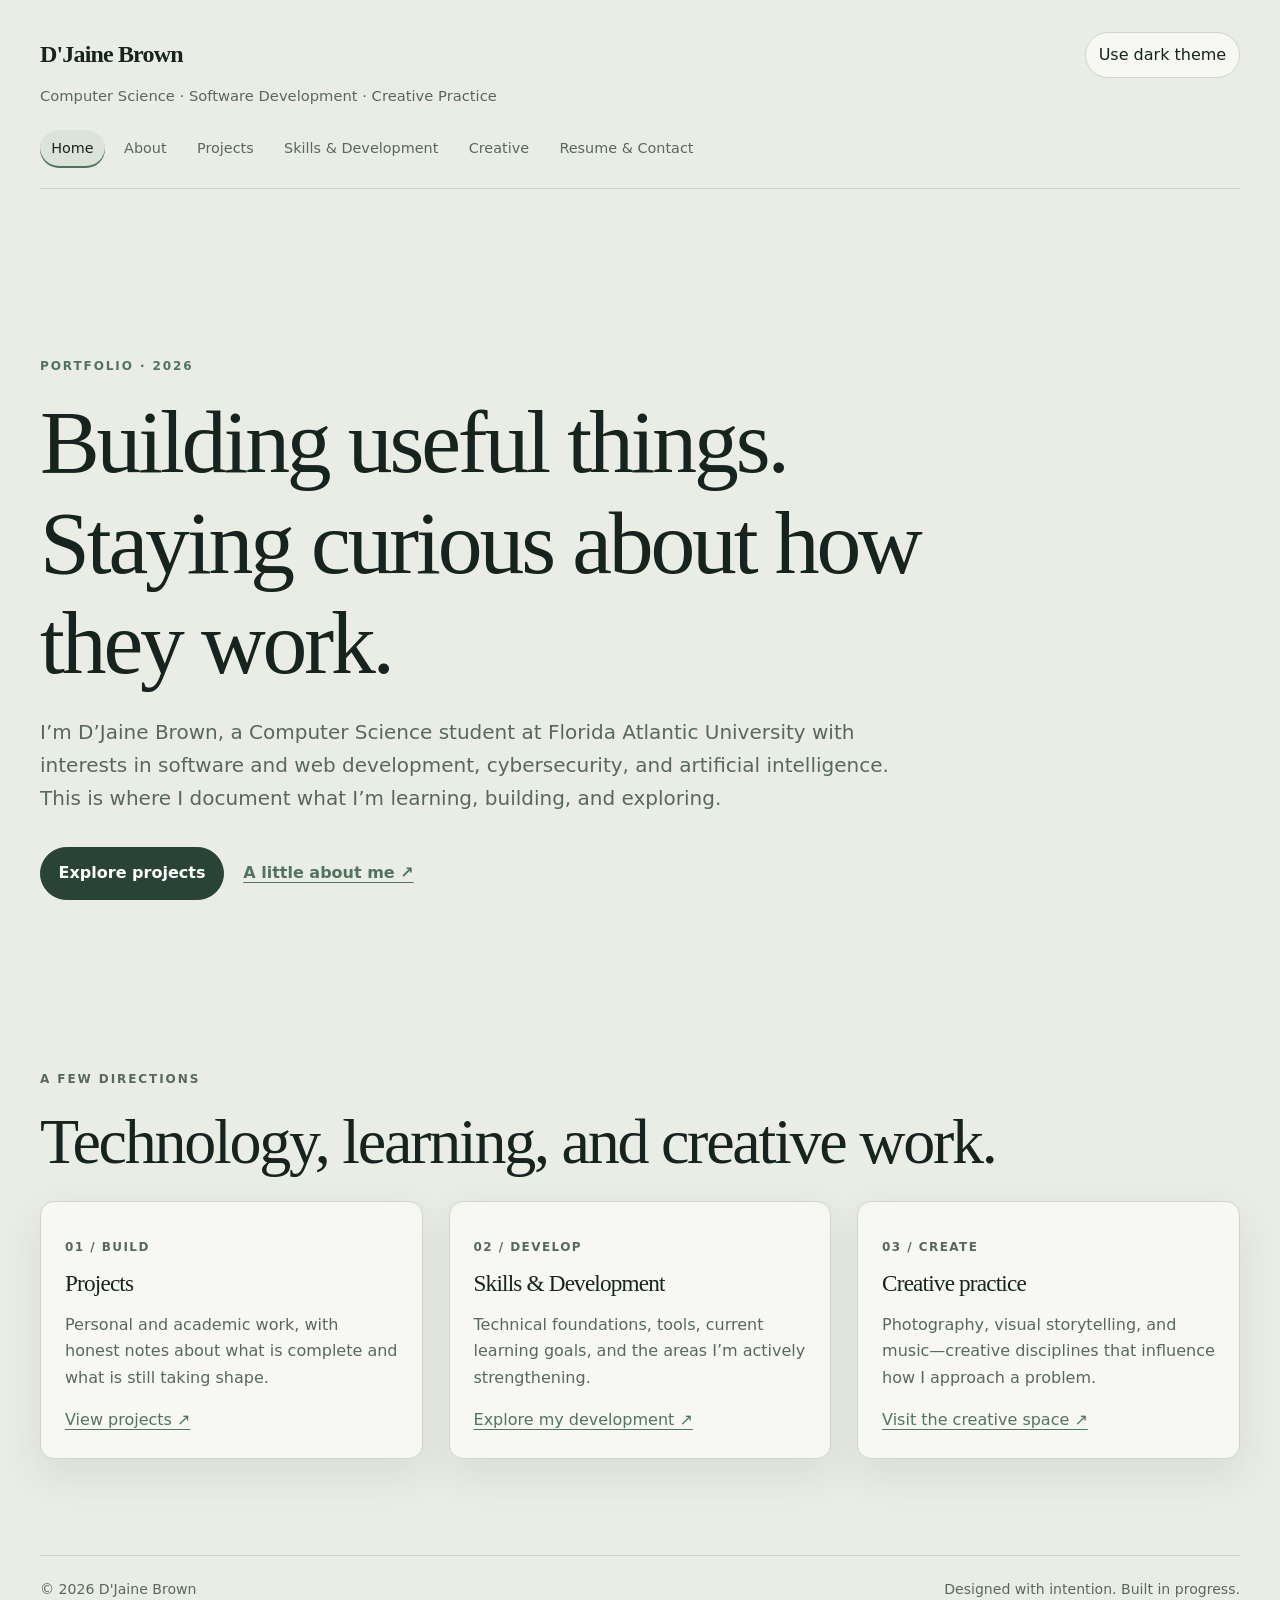
<file: index.html>
<!doctype html>
<html lang="en">
<head>
  <meta charset="utf-8">
  <meta name="viewport" content="width=device-width, initial-scale=1">
  <meta name="description" content="The portfolio of D'Jaine Brown, a Computer Science student interested in software development, cybersecurity, AI, and creative work.">
  <meta name="theme-color" content="#101A16">
  <title>Home | D'Jaine Brown</title>
  <link rel="stylesheet" href="CSS/style.css">
  <script>
    try {
      const saved = localStorage.getItem("portfolio-theme");
      const prefersLight = window.matchMedia("(prefers-color-scheme: light)").matches;
      if (saved === "light" || (!saved && prefersLight)) document.documentElement.dataset.theme = "light";
    } catch (_) {}
  </script>
</head>
<body>
<header class="site-header">
  <div class="header-top">
    <a class="brand" href="index.html">D'Jaine Brown</a>
    <div class="header-actions">
      <button class="theme-toggle" type="button" data-theme-toggle aria-pressed="false">Use light theme</button>
      <button class="menu-toggle" type="button" data-menu-toggle aria-expanded="false" aria-controls="primary-navigation">Menu</button>
    </div>
  </div>
  <p class="header-tagline">Computer Science · Software Development · Creative Practice</p>
  <nav class="primary-nav" id="primary-navigation" data-primary-nav aria-label="Main navigation">
    <a href="index.html" aria-current="page">Home</a>
    <a href="about.html">About</a>
    <a href="projects.html">Projects</a>
    <a href="skills-development.html">Skills & Development</a>
    <a href="creative.html">Creative</a>
    <a href="resume-contact.html">Resume & Contact</a>
  </nav>
</header>
<main>
<section class="hero"><p class="eyebrow">Portfolio · 2026</p><h1>Building useful things. Staying curious about how they work.</h1><p class="lead">I’m D’Jaine Brown, a Computer Science student at Florida Atlantic University with interests in software and web development, cybersecurity, and artificial intelligence. This is where I document what I’m learning, building, and exploring.</p><div class="hero-actions"><a class="button" href="projects.html">Explore projects</a><a class="text-link" href="about.html">A little about me ↗</a></div></section>
<section class="content-section"><div class="section-heading"><p class="eyebrow">A few directions</p><h2>Technology, learning, and creative work.</h2></div><div class="card-grid"><article class="card"><p class="card-kicker">01 / Build</p><h3>Projects</h3><p>Personal and academic work, with honest notes about what is complete and what is still taking shape.</p><a href="projects.html">View projects ↗</a></article><article class="card"><p class="card-kicker">02 / Develop</p><h3>Skills &amp; Development</h3><p>Technical foundations, tools, current learning goals, and the areas I’m actively strengthening.</p><a href="skills-development.html">Explore my development ↗</a></article><article class="card"><p class="card-kicker">03 / Create</p><h3>Creative practice</h3><p>Photography, visual storytelling, and music—creative disciplines that influence how I approach a problem.</p><a href="creative.html">Visit the creative space ↗</a></article></div></section>
</main>
<footer class="site-footer"><span>© <span data-current-year>2026</span> D'Jaine Brown</span><span>Designed with intention. Built in progress.</span></footer><script src="JS/script.js"></script>
</body>
</html>
</file>
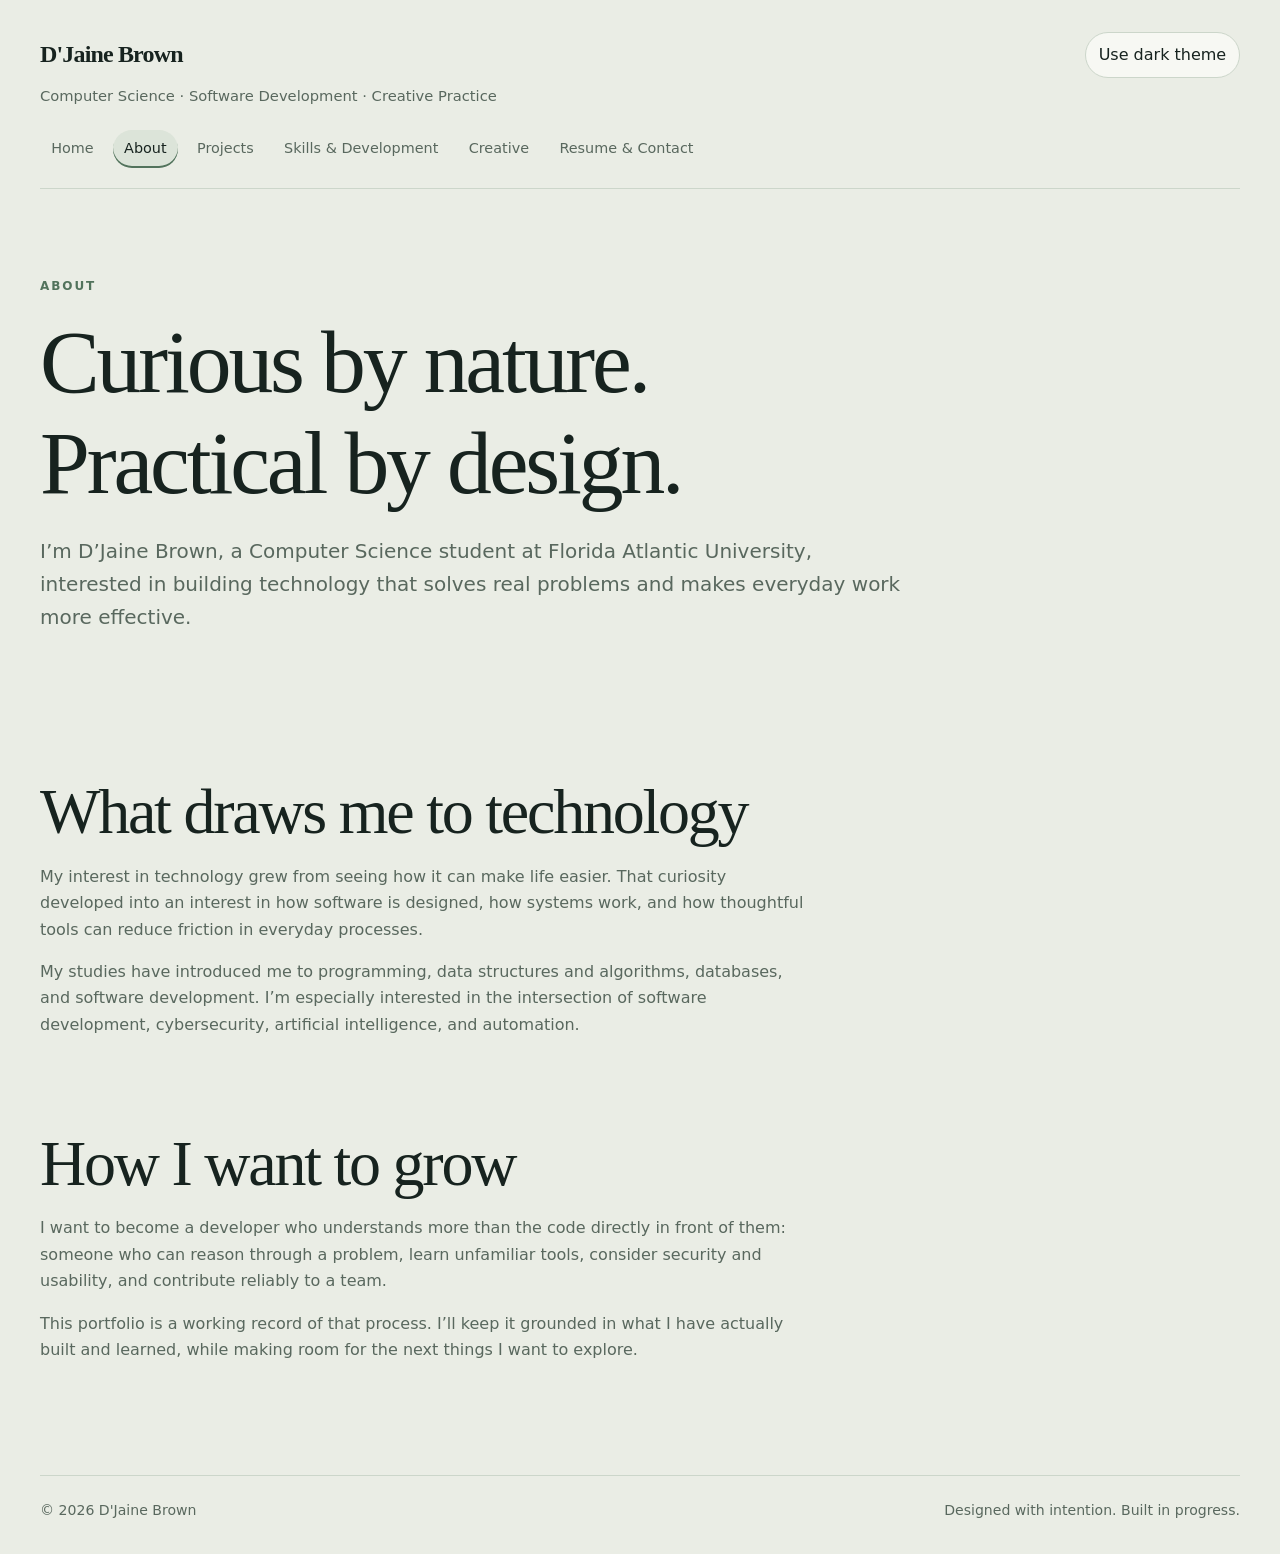
<file: about.html>
<!doctype html>
<html lang="en">
<head>
  <meta charset="utf-8">
  <meta name="viewport" content="width=device-width, initial-scale=1">
  <meta name="description" content="Learn about D'Jaine Brown, a Florida Atlantic University Computer Science student and aspiring software developer.">
  <meta name="theme-color" content="#101A16">
  <title>About | D'Jaine Brown</title>
  <link rel="stylesheet" href="CSS/style.css">
  <script>
    try {
      const saved = localStorage.getItem("portfolio-theme");
      const prefersLight = window.matchMedia("(prefers-color-scheme: light)").matches;
      if (saved === "light" || (!saved && prefersLight)) document.documentElement.dataset.theme = "light";
    } catch (_) {}
  </script>
</head>
<body>
<header class="site-header">
  <div class="header-top">
    <a class="brand" href="index.html">D'Jaine Brown</a>
    <div class="header-actions">
      <button class="theme-toggle" type="button" data-theme-toggle aria-pressed="false">Use light theme</button>
      <button class="menu-toggle" type="button" data-menu-toggle aria-expanded="false" aria-controls="primary-navigation">Menu</button>
    </div>
  </div>
  <p class="header-tagline">Computer Science · Software Development · Creative Practice</p>
  <nav class="primary-nav" id="primary-navigation" data-primary-nav aria-label="Main navigation">
    <a href="index.html">Home</a>
    <a href="about.html" aria-current="page">About</a>
    <a href="projects.html">Projects</a>
    <a href="skills-development.html">Skills & Development</a>
    <a href="creative.html">Creative</a>
    <a href="resume-contact.html">Resume & Contact</a>
  </nav>
</header>
<main><section class="page-intro"><p class="eyebrow">About</p><h1>Curious by nature. Practical by design.</h1><p class="lead">I’m D’Jaine Brown, a Computer Science student at Florida Atlantic University, interested in building technology that solves real problems and makes everyday work more effective.</p></section>
<section class="content-section prose"><h2>What draws me to technology</h2><p>My interest in technology grew from seeing how it can make life easier. That curiosity developed into an interest in how software is designed, how systems work, and how thoughtful tools can reduce friction in everyday processes.</p><p>My studies have introduced me to programming, data structures and algorithms, databases, and software development. I’m especially interested in the intersection of software development, cybersecurity, artificial intelligence, and automation.</p><h2 class="content-section">How I want to grow</h2><p>I want to become a developer who understands more than the code directly in front of them: someone who can reason through a problem, learn unfamiliar tools, consider security and usability, and contribute reliably to a team.</p><p>This portfolio is a working record of that process. I’ll keep it grounded in what I have actually built and learned, while making room for the next things I want to explore.</p></section>
</main>
<footer class="site-footer"><span>© <span data-current-year>2026</span> D'Jaine Brown</span><span>Designed with intention. Built in progress.</span></footer><script src="JS/script.js"></script>
</body>
</html>
</file>
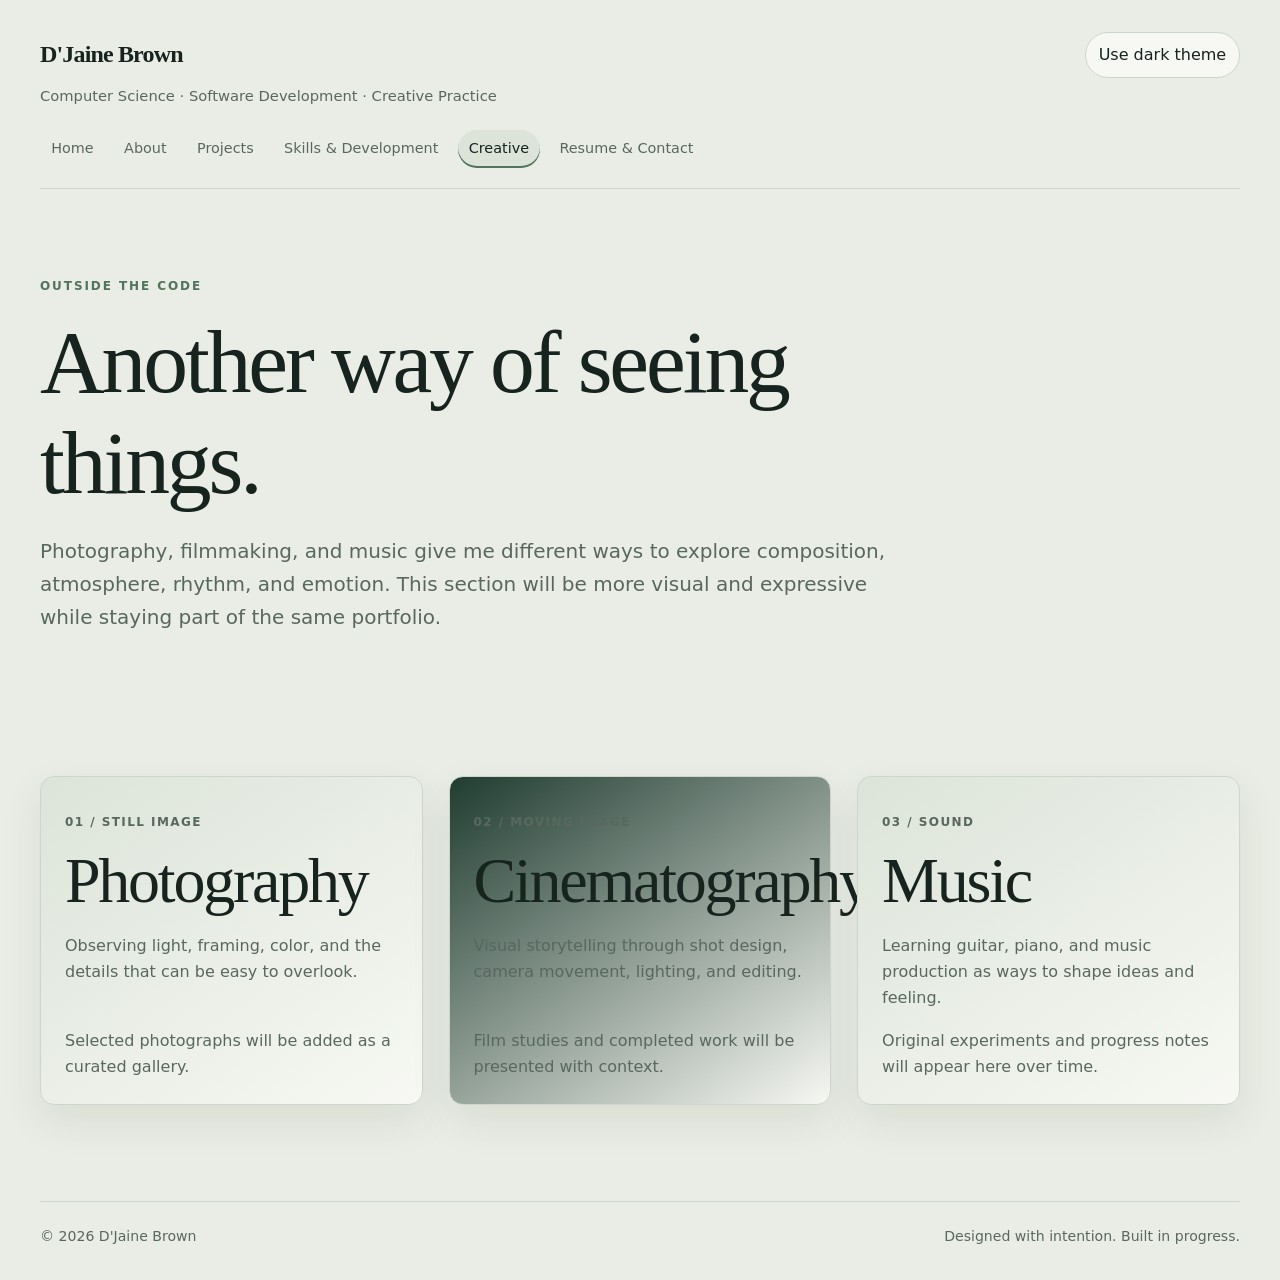
<file: creative.html>
<!doctype html>
<html lang="en">
<head>
  <meta charset="utf-8">
  <meta name="viewport" content="width=device-width, initial-scale=1">
  <meta name="description" content="Photography, cinematography, and music by D'Jaine Brown.">
  <meta name="theme-color" content="#101A16">
  <title>Creative | D'Jaine Brown</title>
  <link rel="stylesheet" href="CSS/style.css">
  <script>
    try {
      const saved = localStorage.getItem("portfolio-theme");
      const prefersLight = window.matchMedia("(prefers-color-scheme: light)").matches;
      if (saved === "light" || (!saved && prefersLight)) document.documentElement.dataset.theme = "light";
    } catch (_) {}
  </script>
</head>
<body>
<header class="site-header">
  <div class="header-top">
    <a class="brand" href="index.html">D'Jaine Brown</a>
    <div class="header-actions">
      <button class="theme-toggle" type="button" data-theme-toggle aria-pressed="false">Use light theme</button>
      <button class="menu-toggle" type="button" data-menu-toggle aria-expanded="false" aria-controls="primary-navigation">Menu</button>
    </div>
  </div>
  <p class="header-tagline">Computer Science · Software Development · Creative Practice</p>
  <nav class="primary-nav" id="primary-navigation" data-primary-nav aria-label="Main navigation">
    <a href="index.html">Home</a>
    <a href="about.html">About</a>
    <a href="projects.html">Projects</a>
    <a href="skills-development.html">Skills & Development</a>
    <a href="creative.html" aria-current="page">Creative</a>
    <a href="resume-contact.html">Resume & Contact</a>
  </nav>
</header>
<main><section class="page-intro creative-intro"><p class="eyebrow">Outside the code</p><h1>Another way of seeing things.</h1><p class="lead">Photography, filmmaking, and music give me different ways to explore composition, atmosphere, rhythm, and emotion. This section will be more visual and expressive while staying part of the same portfolio.</p></section>
<section class="content-section card-grid"><article class="card creative-feature"><div><p class="card-kicker">01 / Still image</p><h2>Photography</h2><p>Observing light, framing, color, and the details that can be easy to overlook.</p></div><span class="muted">Selected photographs will be added as a curated gallery.</span></article><article class="card creative-feature"><div><p class="card-kicker">02 / Moving image</p><h2>Cinematography</h2><p>Visual storytelling through shot design, camera movement, lighting, and editing.</p></div><span class="muted">Film studies and completed work will be presented with context.</span></article><article class="card creative-feature"><div><p class="card-kicker">03 / Sound</p><h2>Music</h2><p>Learning guitar, piano, and music production as ways to shape ideas and feeling.</p></div><span class="muted">Original experiments and progress notes will appear here over time.</span></article></section>
</main>
<footer class="site-footer"><span>© <span data-current-year>2026</span> D'Jaine Brown</span><span>Designed with intention. Built in progress.</span></footer><script src="JS/script.js"></script>
</body>
</html>
</file>
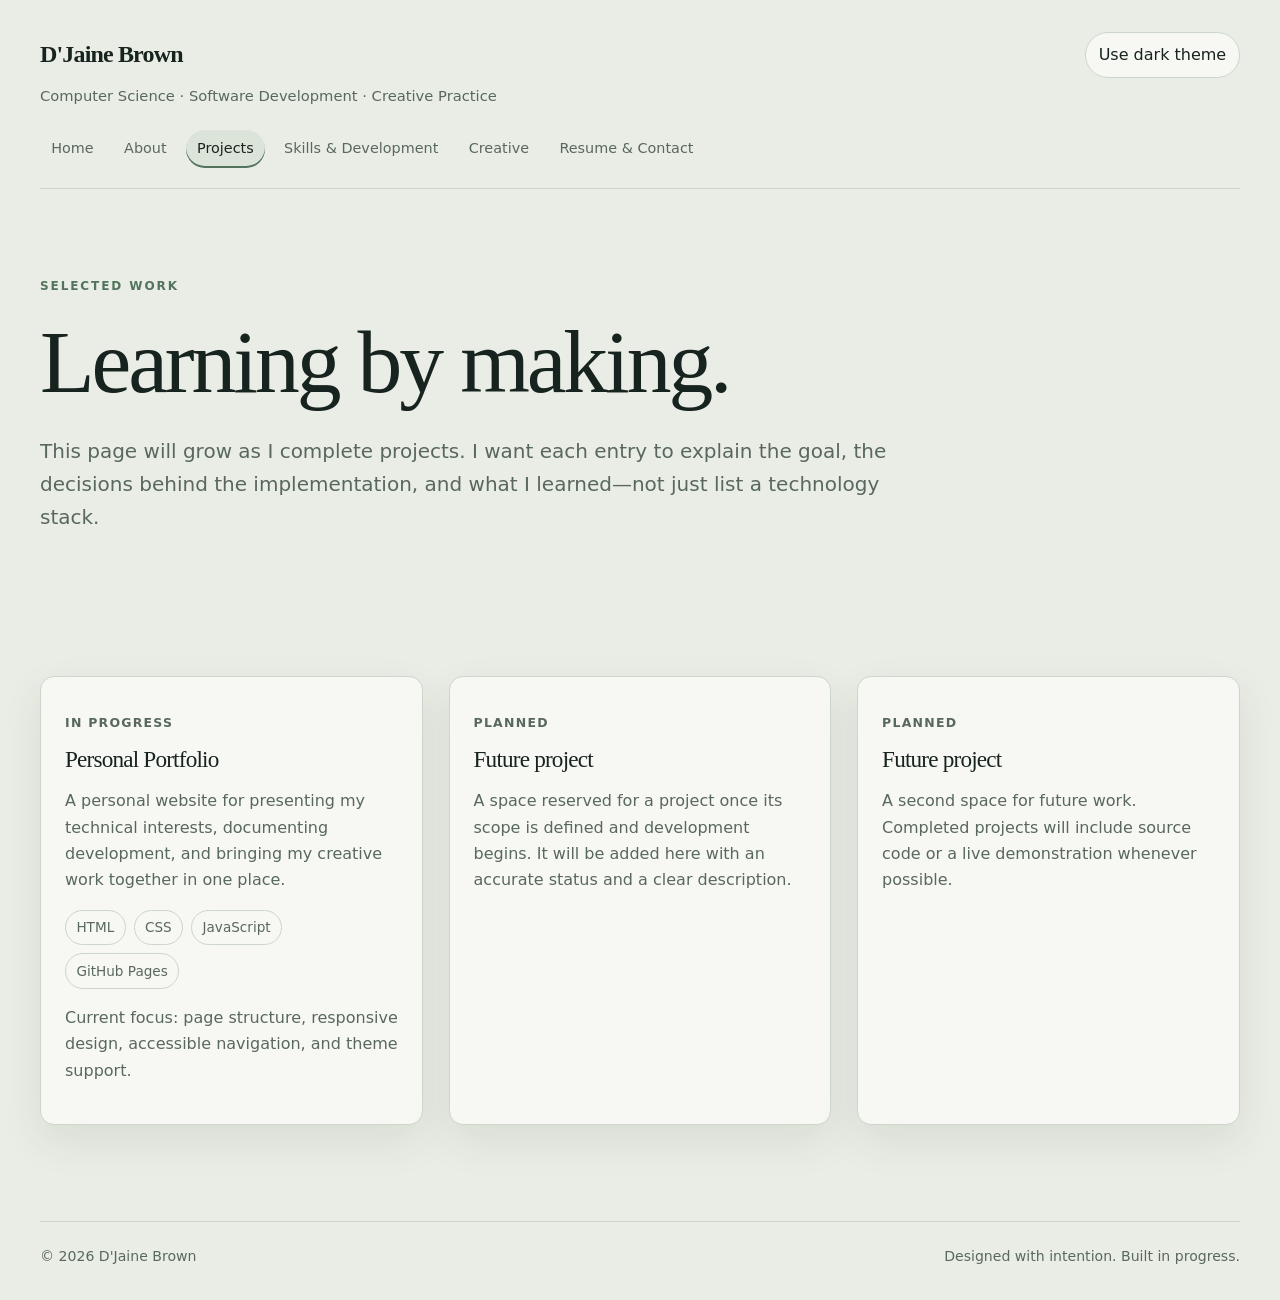
<file: projects.html>
<!doctype html>
<html lang="en">
<head>
  <meta charset="utf-8">
  <meta name="viewport" content="width=device-width, initial-scale=1">
  <meta name="description" content="A growing collection of D'Jaine Brown's software, web development, and learning projects.">
  <meta name="theme-color" content="#101A16">
  <title>Projects | D'Jaine Brown</title>
  <link rel="stylesheet" href="CSS/style.css">
  <script>
    try {
      const saved = localStorage.getItem("portfolio-theme");
      const prefersLight = window.matchMedia("(prefers-color-scheme: light)").matches;
      if (saved === "light" || (!saved && prefersLight)) document.documentElement.dataset.theme = "light";
    } catch (_) {}
  </script>
</head>
<body>
<header class="site-header">
  <div class="header-top">
    <a class="brand" href="index.html">D'Jaine Brown</a>
    <div class="header-actions">
      <button class="theme-toggle" type="button" data-theme-toggle aria-pressed="false">Use light theme</button>
      <button class="menu-toggle" type="button" data-menu-toggle aria-expanded="false" aria-controls="primary-navigation">Menu</button>
    </div>
  </div>
  <p class="header-tagline">Computer Science · Software Development · Creative Practice</p>
  <nav class="primary-nav" id="primary-navigation" data-primary-nav aria-label="Main navigation">
    <a href="index.html">Home</a>
    <a href="about.html">About</a>
    <a href="projects.html" aria-current="page">Projects</a>
    <a href="skills-development.html">Skills & Development</a>
    <a href="creative.html">Creative</a>
    <a href="resume-contact.html">Resume & Contact</a>
  </nav>
</header>
<main><section class="page-intro"><p class="eyebrow">Selected work</p><h1>Learning by making.</h1><p class="lead">This page will grow as I complete projects. I want each entry to explain the goal, the decisions behind the implementation, and what I learned—not just list a technology stack.</p></section>
<section class="content-section card-grid"><article class="card"><p class="project-status">In progress</p><h3>Personal Portfolio</h3><p>A personal website for presenting my technical interests, documenting development, and bringing my creative work together in one place.</p><ul class="tag-list"><li>HTML</li><li>CSS</li><li>JavaScript</li><li>GitHub Pages</li></ul><p class="muted">Current focus: page structure, responsive design, accessible navigation, and theme support.</p></article><article class="card"><p class="project-status">Planned</p><h3>Future project</h3><p>A space reserved for a project once its scope is defined and development begins. It will be added here with an accurate status and a clear description.</p></article><article class="card"><p class="project-status">Planned</p><h3>Future project</h3><p>A second space for future work. Completed projects will include source code or a live demonstration whenever possible.</p></article></section>
</main>
<footer class="site-footer"><span>© <span data-current-year>2026</span> D'Jaine Brown</span><span>Designed with intention. Built in progress.</span></footer><script src="JS/script.js"></script>
</body>
</html>
</file>
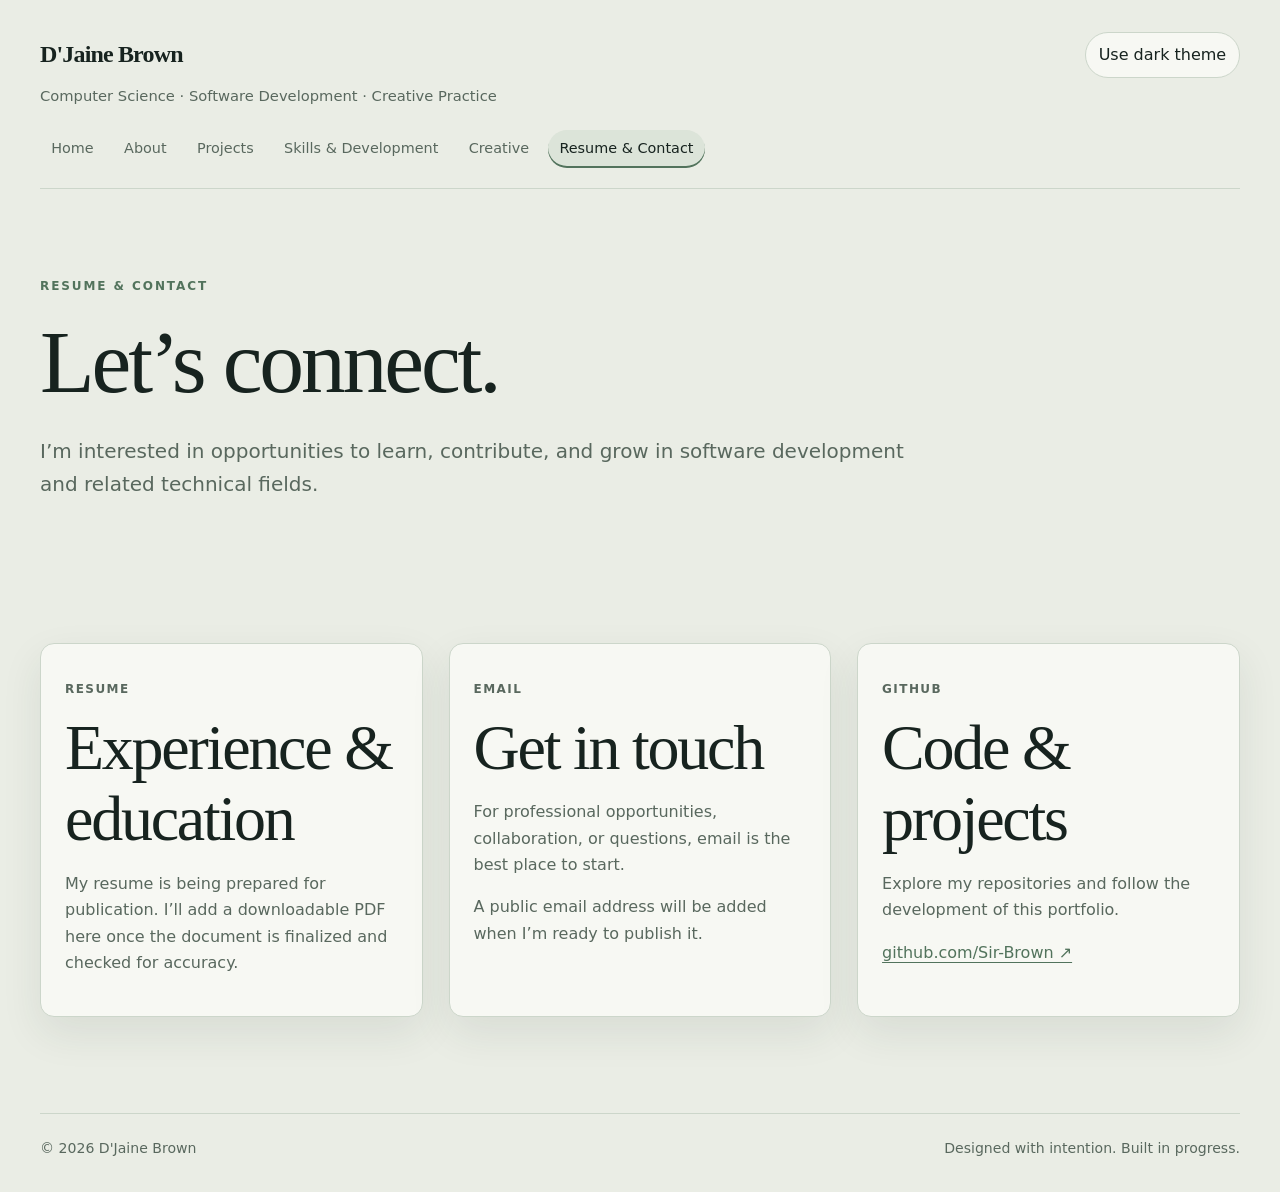
<file: resume-contact.html>
<!doctype html>
<html lang="en">
<head>
  <meta charset="utf-8">
  <meta name="viewport" content="width=device-width, initial-scale=1">
  <meta name="description" content="Resume information and professional contact links for D'Jaine Brown.">
  <meta name="theme-color" content="#101A16">
  <title>Resume & Contact | D'Jaine Brown</title>
  <link rel="stylesheet" href="CSS/style.css">
  <script>
    try {
      const saved = localStorage.getItem("portfolio-theme");
      const prefersLight = window.matchMedia("(prefers-color-scheme: light)").matches;
      if (saved === "light" || (!saved && prefersLight)) document.documentElement.dataset.theme = "light";
    } catch (_) {}
  </script>
</head>
<body>
<header class="site-header">
  <div class="header-top">
    <a class="brand" href="index.html">D'Jaine Brown</a>
    <div class="header-actions">
      <button class="theme-toggle" type="button" data-theme-toggle aria-pressed="false">Use light theme</button>
      <button class="menu-toggle" type="button" data-menu-toggle aria-expanded="false" aria-controls="primary-navigation">Menu</button>
    </div>
  </div>
  <p class="header-tagline">Computer Science · Software Development · Creative Practice</p>
  <nav class="primary-nav" id="primary-navigation" data-primary-nav aria-label="Main navigation">
    <a href="index.html">Home</a>
    <a href="about.html">About</a>
    <a href="projects.html">Projects</a>
    <a href="skills-development.html">Skills & Development</a>
    <a href="creative.html">Creative</a>
    <a href="resume-contact.html" aria-current="page">Resume & Contact</a>
  </nav>
</header>
<main><section class="page-intro"><p class="eyebrow">Resume &amp; contact</p><h1>Let’s connect.</h1><p class="lead">I’m interested in opportunities to learn, contribute, and grow in software development and related technical fields.</p></section>
<section class="content-section card-grid"><article class="card"><p class="card-kicker">Resume</p><h2>Experience &amp; education</h2><p class="muted">My resume is being prepared for publication. I’ll add a downloadable PDF here once the document is finalized and checked for accuracy.</p></article><article class="card"><p class="card-kicker">Email</p><h2>Get in touch</h2><p class="muted">For professional opportunities, collaboration, or questions, email is the best place to start.</p><p class="muted">A public email address will be added when I’m ready to publish it.</p></article><article class="card"><p class="card-kicker">GitHub</p><h2>Code &amp; projects</h2><p class="muted">Explore my repositories and follow the development of this portfolio.</p><a href="https://github.com/Sir-Brown" target="_blank" rel="noopener noreferrer">github.com/Sir-Brown ↗</a></article></section>
</main>
<footer class="site-footer"><span>© <span data-current-year>2026</span> D'Jaine Brown</span><span>Designed with intention. Built in progress.</span></footer><script src="JS/script.js"></script>
</body>
</html>
</file>
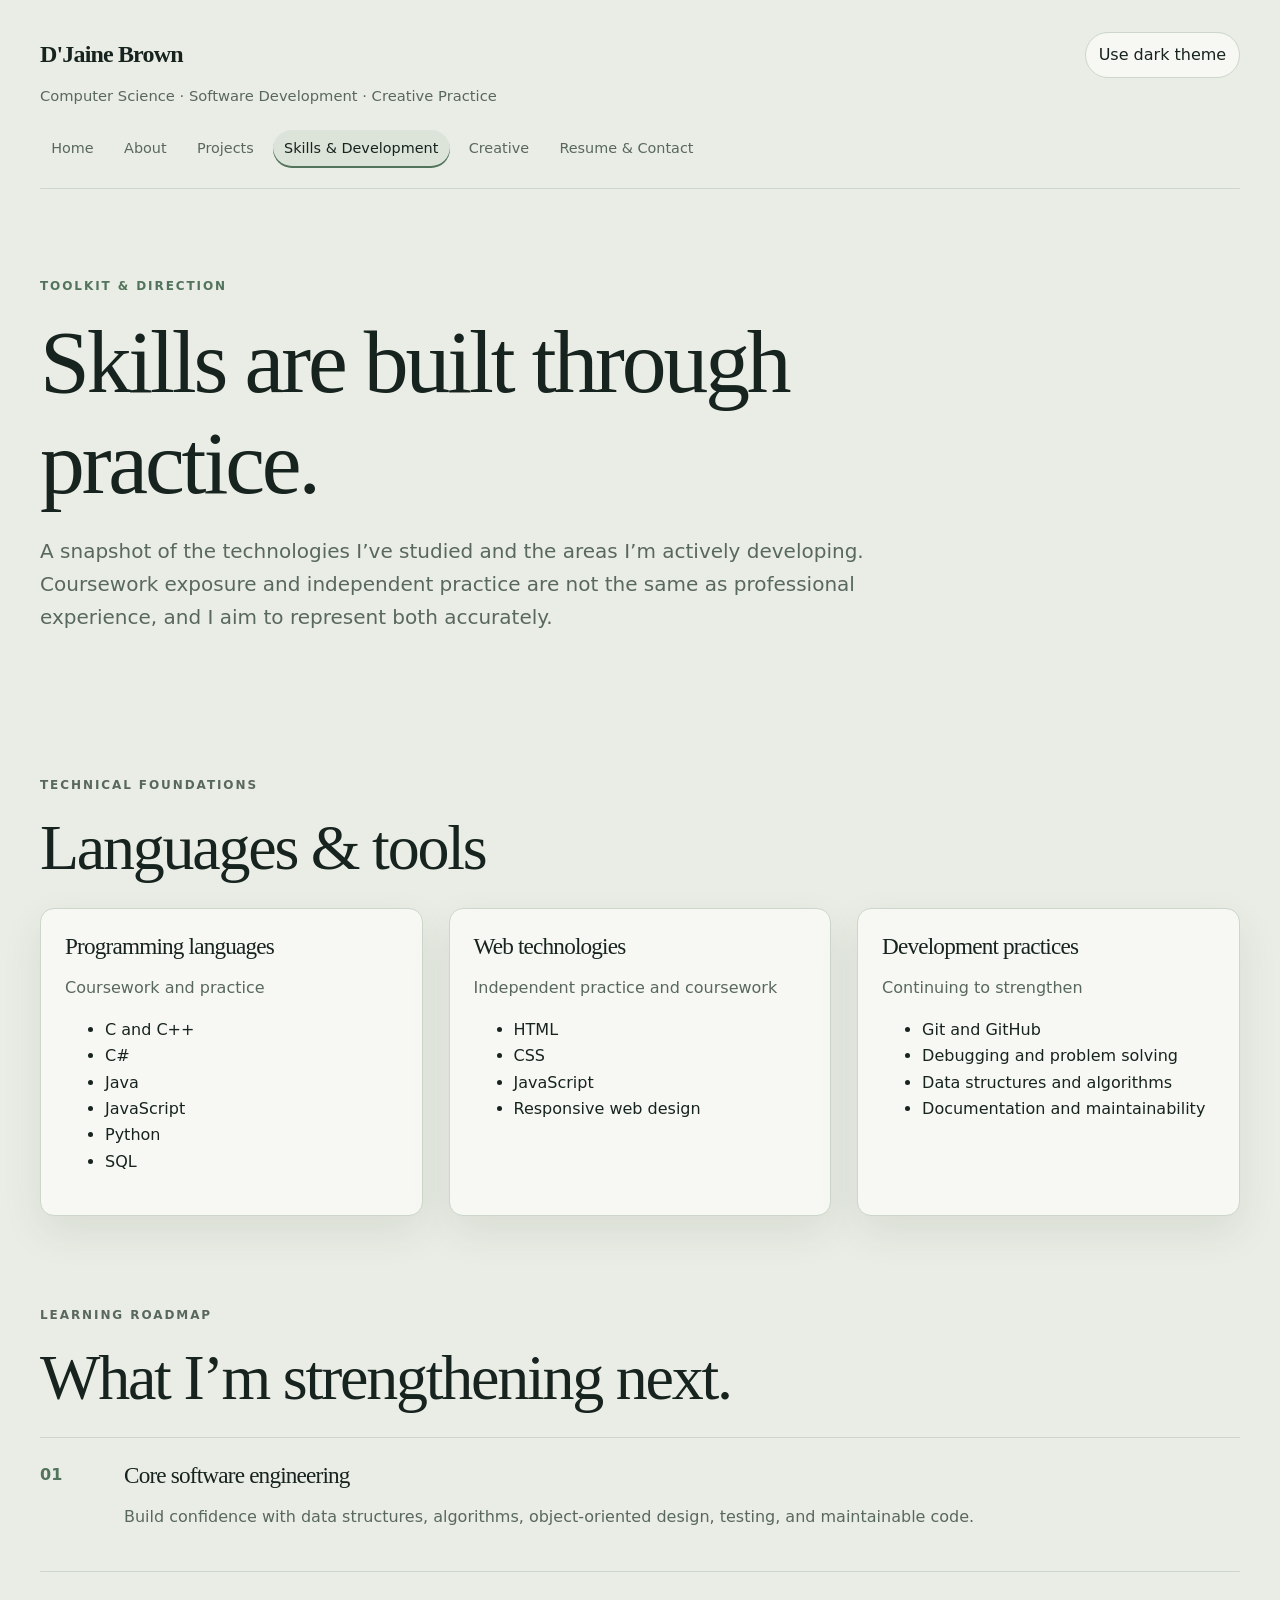
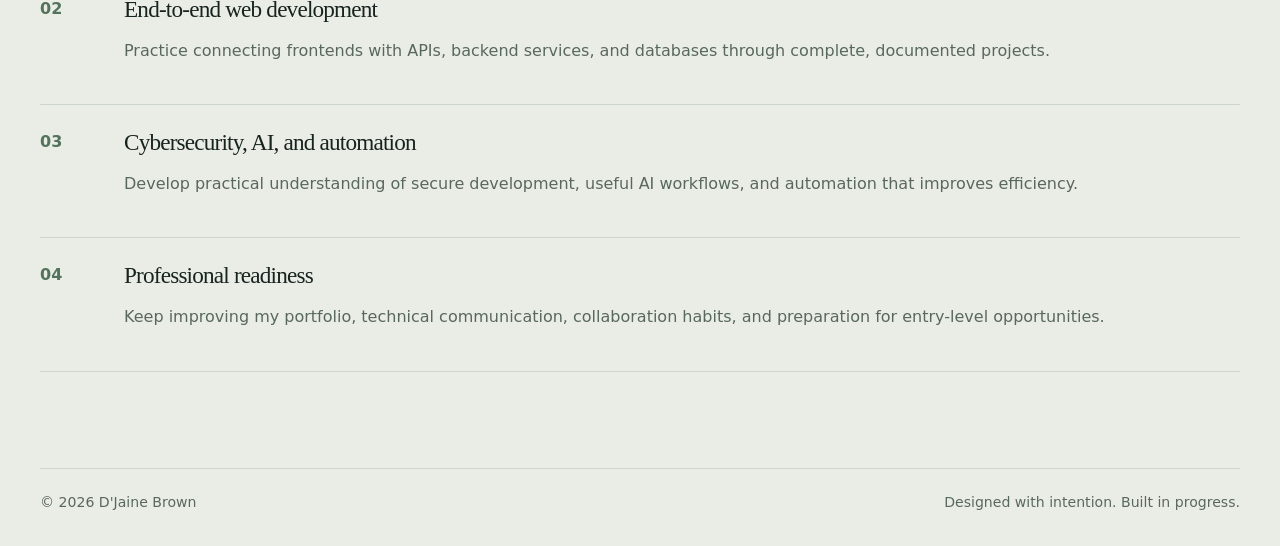
<file: skills-development.html>
<!doctype html>
<html lang="en">
<head>
  <meta charset="utf-8">
  <meta name="viewport" content="width=device-width, initial-scale=1">
  <meta name="description" content="Technical skills, tools, and current professional development goals for D'Jaine Brown.">
  <meta name="theme-color" content="#101A16">
  <title>Skills & Development | D'Jaine Brown</title>
  <link rel="stylesheet" href="CSS/style.css">
  <script>
    try {
      const saved = localStorage.getItem("portfolio-theme");
      const prefersLight = window.matchMedia("(prefers-color-scheme: light)").matches;
      if (saved === "light" || (!saved && prefersLight)) document.documentElement.dataset.theme = "light";
    } catch (_) {}
  </script>
</head>
<body>
<header class="site-header">
  <div class="header-top">
    <a class="brand" href="index.html">D'Jaine Brown</a>
    <div class="header-actions">
      <button class="theme-toggle" type="button" data-theme-toggle aria-pressed="false">Use light theme</button>
      <button class="menu-toggle" type="button" data-menu-toggle aria-expanded="false" aria-controls="primary-navigation">Menu</button>
    </div>
  </div>
  <p class="header-tagline">Computer Science · Software Development · Creative Practice</p>
  <nav class="primary-nav" id="primary-navigation" data-primary-nav aria-label="Main navigation">
    <a href="index.html">Home</a>
    <a href="about.html">About</a>
    <a href="projects.html">Projects</a>
    <a href="skills-development.html" aria-current="page">Skills & Development</a>
    <a href="creative.html">Creative</a>
    <a href="resume-contact.html">Resume & Contact</a>
  </nav>
</header>
<main><section class="page-intro"><p class="eyebrow">Toolkit &amp; direction</p><h1>Skills are built through practice.</h1><p class="lead">A snapshot of the technologies I’ve studied and the areas I’m actively developing. Coursework exposure and independent practice are not the same as professional experience, and I aim to represent both accurately.</p></section>
<section class="content-section"><div class="section-heading"><p class="eyebrow">Technical foundations</p><h2>Languages &amp; tools</h2></div><div class="card-grid"><article class="card"><h3>Programming languages</h3><p class="muted">Coursework and practice</p><ul><li>C and C++</li><li>C#</li><li>Java</li><li>JavaScript</li><li>Python</li><li>SQL</li></ul></article><article class="card"><h3>Web technologies</h3><p class="muted">Independent practice and coursework</p><ul><li>HTML</li><li>CSS</li><li>JavaScript</li><li>Responsive web design</li></ul></article><article class="card"><h3>Development practices</h3><p class="muted">Continuing to strengthen</p><ul><li>Git and GitHub</li><li>Debugging and problem solving</li><li>Data structures and algorithms</li><li>Documentation and maintainability</li></ul></article></div></section>
<section class="content-section"><div class="section-heading"><p class="eyebrow">Learning roadmap</p><h2>What I’m strengthening next.</h2></div><div class="timeline"><article class="timeline-item"><span class="timeline-number">01</span><div><h3>Core software engineering</h3><p class="muted">Build confidence with data structures, algorithms, object-oriented design, testing, and maintainable code.</p></div></article><article class="timeline-item"><span class="timeline-number">02</span><div><h3>End-to-end web development</h3><p class="muted">Practice connecting frontends with APIs, backend services, and databases through complete, documented projects.</p></div></article><article class="timeline-item"><span class="timeline-number">03</span><div><h3>Cybersecurity, AI, and automation</h3><p class="muted">Develop practical understanding of secure development, useful AI workflows, and automation that improves efficiency.</p></div></article><article class="timeline-item"><span class="timeline-number">04</span><div><h3>Professional readiness</h3><p class="muted">Keep improving my portfolio, technical communication, collaboration habits, and preparation for entry-level opportunities.</p></div></article></div></section>
</main>
<footer class="site-footer"><span>© <span data-current-year>2026</span> D'Jaine Brown</span><span>Designed with intention. Built in progress.</span></footer><script src="JS/script.js"></script>
</body>
</html>
</file>
<file: CSS/style.css>
/* Forest & Sage — portfolio foundation */
:root {
  color-scheme: dark;
  --bg: #101A16;
  --surface: #182720;
  --surface-raised: #203C30;
  --ink: #EAEDE5;
  --muted: #B8C5B5;
  --accent: #8DA995;
  --accent-strong: #B8C5B5;
  --forest: #203C30;
  --forest-deep: #14251D;
  --line: #34483D;
  --shadow: 0 16px 42px rgba(0, 0, 0, .24);
  --shadow-hover: 0 24px 54px rgba(0, 0, 0, .34);
  --max-width: 1360px;
  --radius: 14px;
}
:root[data-theme="light"] {
  color-scheme: light;
  --bg: #EAEDE5;
  --surface: #F7F8F3;
  --surface-raised: #DCE4D9;
  --ink: #17231F;
  --muted: #59685E;
  --accent: #52735C;
  --accent-strong: #294337;
  --forest: #203C30;
  --line: #CCD6CA;
  --shadow: 0 16px 42px rgba(32, 60, 48, .09);
  --shadow-hover: 0 24px 54px rgba(32, 60, 48, .16);
}
* { box-sizing: border-box; }
html { scroll-behavior: smooth; }
body {
  margin: 0;
  background: var(--bg);
  color: var(--ink);
  font-family: Inter, ui-sans-serif, system-ui, -apple-system, BlinkMacSystemFont, "Segoe UI", sans-serif;
  line-height: 1.65;
  transition: background-color .2s ease, color .2s ease;
}
a { color: var(--accent); text-underline-offset: .22em; text-decoration-thickness: 1px; }
a:hover { color: var(--accent-strong); }
a:focus-visible, button:focus-visible { outline: 2px solid var(--accent); outline-offset: 4px; }
.site-header, main, .site-footer { width: min(100% - 5rem, var(--max-width)); margin-inline: auto; }
.site-header { padding: 2rem 0 1.2rem; border-bottom: 1px solid var(--line); }
.header-top { display: flex; align-items: center; justify-content: space-between; gap: clamp(1.1rem, 2vw, 1.8rem); }
.brand { color: var(--ink); text-decoration: none; font-family: Georgia, "Times New Roman", serif; font-size: 1.5rem; font-weight: 700; letter-spacing: -.035em; }
.header-tagline { color: var(--muted); margin: .35rem 0 1.4rem; font-size: .92rem; }
.header-actions { display: flex; align-items: center; gap: .65rem; }
.theme-toggle, .menu-toggle {
  border: 1px solid var(--line); background: var(--surface); color: var(--ink);
  padding: .55rem .8rem; border-radius: 999px; font: inherit; cursor: pointer;
}
.menu-toggle { display: none; }
.primary-nav { display: flex; flex-wrap: wrap; gap: .35rem .5rem; align-items: center; }
.primary-nav a { color: var(--muted); text-decoration: none; padding: .45rem .7rem; border-radius: 999px; font-size: .9rem; }
.primary-nav a:hover, .primary-nav a[aria-current="page"] { color: var(--ink); background: var(--surface-raised); }
.primary-nav a[aria-current="page"] { box-shadow: inset 0 -2px var(--accent); }
main { min-height: 65vh; padding: 2.5rem 0 6rem; }
.hero { padding: clamp(4rem, 10vw, 8rem) 0 5rem; max-width: 1100px; }
.eyebrow { color: var(--accent); text-transform: uppercase; letter-spacing: .16em; font-size: .75rem; font-weight: 750; margin: 0 0 1rem; }
h1, h2, h3 { font-family: Georgia, "Times New Roman", serif; font-weight: 500; letter-spacing: -.035em; line-height: 1.12; }
h1 { font-size: clamp(2.8rem, 7vw, 6.2rem); margin: 0 0 1.4rem; max-width: 900px; }
h2 { font-size: clamp(2.2rem, 5vw, 4rem); margin: 0 0 1rem; }
h3 { font-size: 1.45rem; margin: 0 0 .75rem; }
.lead { color: var(--muted); font-size: clamp(1.05rem, 2vw, 1.25rem); max-width: 68ch; }
.hero-actions { display: flex; flex-wrap: wrap; align-items: center; gap: 1.2rem; margin-top: 2rem; }
.button { display: inline-block; padding: .78rem 1.1rem; background: var(--accent-strong); color: #fff; text-decoration: none; border: 1px solid var(--accent-strong); border-radius: 999px; font-weight: 650; }
.button:hover { color: #fff; background: var(--forest); border-color: var(--forest); }
.text-link { font-weight: 650; }
.section-heading { margin: 1rem 0 1.5rem; }
.section-heading p { color: var(--muted); max-width: 65ch; }
.card-grid { display: grid; grid-template-columns: repeat(3, minmax(0, 1fr)); gap: clamp(1.1rem, 2vw, 1.8rem); }
.card, .panel { background: var(--surface); border: 1px solid var(--line); padding: 1.5rem; border-radius: var(--radius); box-shadow: var(--shadow); transition: transform .22s ease, box-shadow .22s ease, border-color .22s ease; }
.card p, .panel p, .muted { color: var(--muted); }
.card:hover, .panel:hover { transform: translateY(-6px); box-shadow: var(--shadow-hover); border-color: var(--accent); }
.card-kicker { color: var(--accent); font-size: .75rem; font-weight: 750; letter-spacing: .12em; text-transform: uppercase; }
.page-intro { padding: 3rem 0 2rem; max-width: 1040px; }
.page-intro .lead { margin-top: 1rem; }
.content-section { margin-top: clamp(4rem, 7vw, 7rem); }
.prose { max-width: 76ch; }
.prose p { color: var(--muted); }
.tag-list { display: flex; flex-wrap: wrap; gap: .5rem; padding: 0; list-style: none; }
.tag-list li { border: 1px solid var(--line); color: var(--muted); padding: .35rem .65rem; font-size: .85rem; border-radius: 999px; }
.project-status { color: var(--accent); font-size: .78rem; font-weight: 750; text-transform: uppercase; letter-spacing: .1em; }
.timeline { border-top: 1px solid var(--line); }
.timeline-item { display: grid; grid-template-columns: 4rem 1fr; gap: 1.25rem; padding: 1.5rem 0; border-bottom: 1px solid var(--line); }
.timeline-number { color: var(--accent); font-weight: 750; }
.creative-intro { max-width: 980px; }
.creative-feature { min-height: 230px; display: flex; flex-direction: column; justify-content: space-between; background: linear-gradient(145deg, var(--surface-raised), var(--surface)); }
.creative-feature:nth-child(2) { background: linear-gradient(145deg, var(--forest), var(--surface)); }
.creative-feature p { max-width: 38ch; }
.contact-list { display: grid; gap: .75rem; }
.contact-list a { width: fit-content; }
.site-footer { border-top: 1px solid var(--line); padding: 1.4rem 0 2rem; color: var(--muted); font-size: .88rem; display: flex; justify-content: space-between; flex-wrap: wrap; gap: .5rem 1rem; }
@media (max-width: 760px) {
  .site-header, main, .site-footer { width: min(100% - 2.5rem, var(--max-width)); }
  .header-top { align-items: flex-start; }
  .menu-toggle { display: inline-block; }
  .primary-nav { display: none; flex-direction: column; align-items: stretch; padding-top: 1rem; }
  .primary-nav.is-open { display: flex; }
  .primary-nav a { padding: .65rem .5rem; }
  .card-grid { grid-template-columns: 1fr; }
  .hero { padding: 4rem 0; }
  .timeline-item { grid-template-columns: 2rem 1fr; }
}
@media (prefers-reduced-motion: reduce) {
  *, *::before, *::after { scroll-behavior: auto !important; transition-duration: .01ms !important; animation-duration: .01ms !important; animation-iteration-count: 1 !important; }
}
</file>
